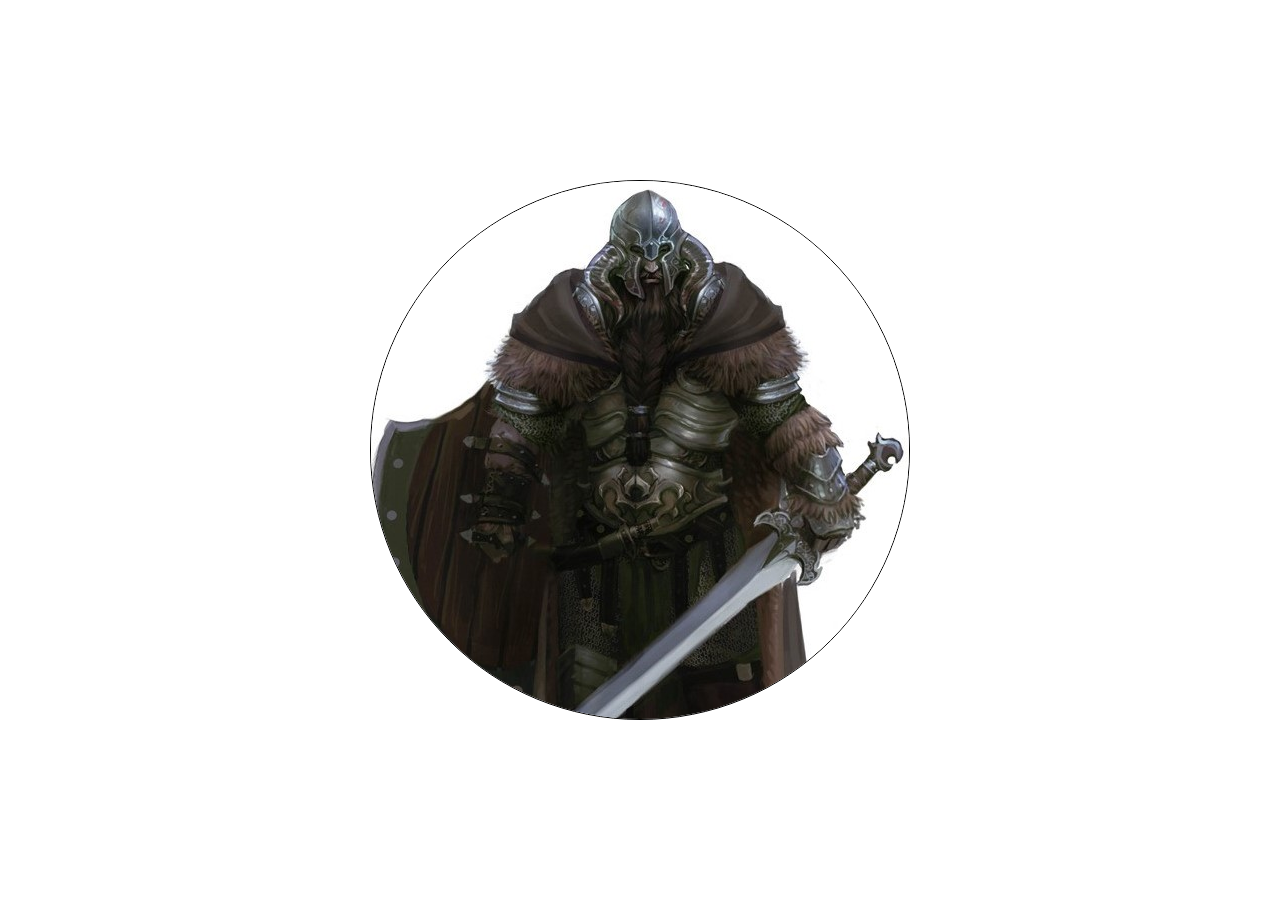
<file: home.html>
<!DOCTYPE html>
<html lang="kr">
<head>
    <link
        rel="shortcut icon"
        sizes=" 16x16 32x32 64x64"
        href="https://nomadcoders.co/m.png"
    >
    <meta property="og:image" content="https://d1telmomo28umc.cloudfront.net/media/seo/home2.jpg">
    <meta charset="UTF-8">
    <meta name="description" content="This is my website"/>
    <title>Title</title>
    <link href="css/styles.css" rel="stylesheet"/>
    <style>
        body {
            display: flex;
            justify-content: center;
            align-items: center;
            height: 100vh;
        }
        @keyframes superSexyCoinFlip {
            0% {
                transform: rotateX(0deg);
            }
            50% {
                transform: rotateX(360deg) translateY(100px);
            }
            100% {
                transform: rotateX(0deg);
            }
        }
        img {
            border: 1px solid black;
            border-radius: 50%;
            animation: superSexyCoinFlip 3s ease-in-out infinite;
        }
    </style>
</head>
<body>
    <img src="img/img.jpg" alt="">
</body>
</html>
</file>
<file: css/styles.css>
@import url('https://fonts.googleapis.com/css2?family=Open+Sans:wght@400;600&display=swap');
@import "reset.css";
@import "variables.css";
/* Components */
@import "components/status-bar.css";
@import "components/nav-bar.css";
@import "components/screen-header.css";
@import "components/alt-screen-header.css";
@import "components/user-component.css";
@import "components/badge.css";
@import "components/icon-row.css";
@import "components/no-mobile.css";

/* Screens */
@import "screens/login.css";
@import "screens/friends.css";
@import "screens/find.css";
@import "screens/more.css";
@import "screens/settings.css";
@import "screens/chat.css";

body {
    color: #2e363e;
    font-family: -apple-system;
    height: 1000vh;
}

.main-screen {
  padding: 0px var(--horizontal-space);
}
</file>
